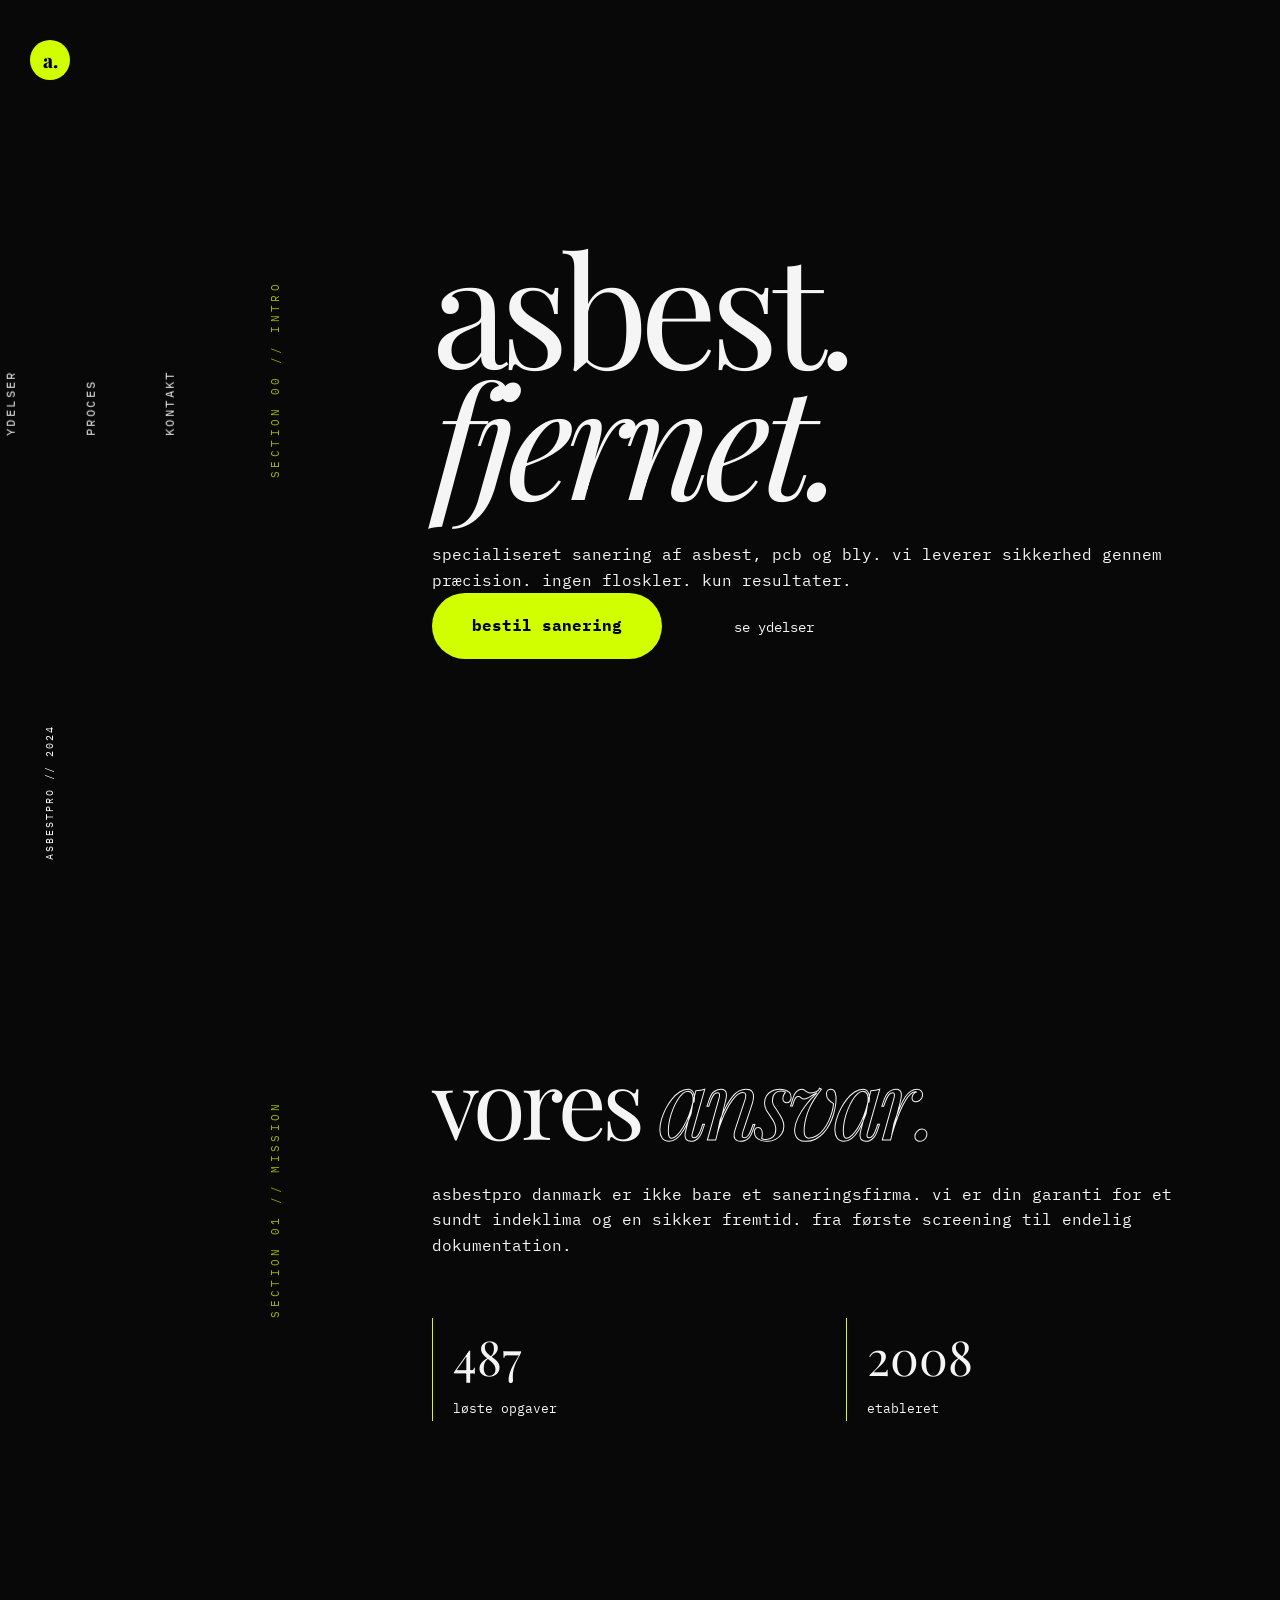
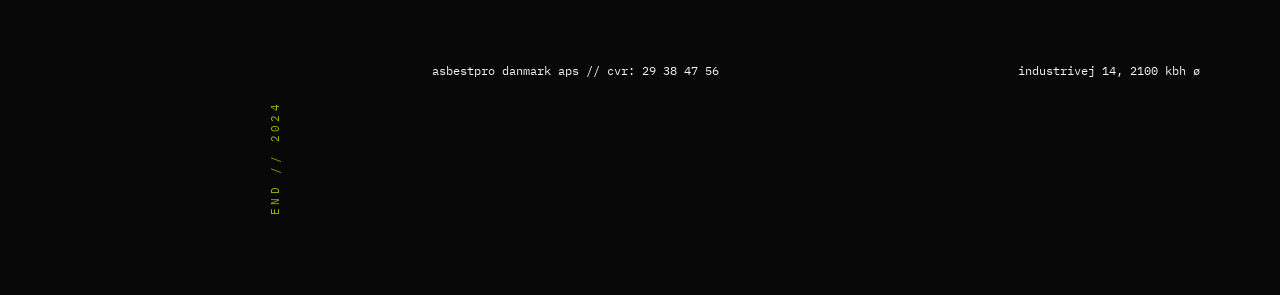
<file: index.html>
<!DOCTYPE html>
<html lang="da">
<head>
  <meta charset="UTF-8">
  <meta name="viewport" content="width=device-width, initial-scale=1.0">
  <title>asbestpro danmark // sanering.</title>
  <meta name="description" content="asbest. pcb. bly. vi finder. vi fjerner. færdig.">
  <link rel="stylesheet" href="style.css">
</head>
<body>

  <div class="page-wrap">
    
    <!-- = [GLOBAL NAV] = -->
    <nav class="main-nav">
      <div class="nav-logo" style="width: 40px; height: 40px; background: var(--accent); display: grid; place-items: center; border-radius: 50%;">
        <span style="color: #000; font-family: var(--font-heading); font-size: 1.2rem; font-weight: 800;">a.</span>
      </div>
      
      <div class="nav-links">
        <a href="index.html" class="active">intro</a>
        <a href="ydelser.html">ydelser</a>
        <a href="proces.html">proces</a>
        <a href="kontakt.html">kontakt</a>
      </div>
      
      <div class="nav-social" style="font-family: var(--font-mono); font-size: 0.6rem; color: var(--text-muted); text-transform: uppercase; letter-spacing: 0.2em; writing-mode: vertical-rl; transform: rotate(180deg);">
        asbestpro // 2024
      </div>
    </nav>

    <!-- = [CONTENT] = -->
    <div class="content-wrap">
      
      <!-- = [HERO] = -->
      <section class="hero" id="home">
        <div class="container">
          <div class="running-head">SECTION 00 // INTRO</div>
          <div class="grid-content">
            <h1 class="hero-title">asbest.<br><em>fjernet.</em></h1>
            <p class="section-sub">
              specialiseret sanering af asbest, pcb og bly. 
              vi leverer sikkerhed gennem præcision. 
              ingen floskler. kun resultater.
            </p>
            <div style="display: flex; gap: var(--sp-8); align-items: center;">
              <a href="kontakt.html" class="btn-acid">bestil sanering</a>
              <a href="ydelser.html" class="btn-outline">se ydelser</a>
            </div>
          </div>
        </div>
      </section>

      <!-- = [MISSION] = -->
      <section id="mission">
        <div class="container">
          <div class="running-head">SECTION 01 // MISSION</div>
          <div class="grid-content">
            <h2 class="section-title">vores <em>ansvar.</em></h2>
            <p class="section-sub">
              asbestpro danmark er ikke bare et saneringsfirma. 
              vi er din garanti for et sundt indeklima og en sikker fremtid. 
              fra første screening til endelig dokumentation.
            </p>
            <div class="stats-grid">
              <div class="stat-item">
                <span class="stat-num">487</span>
                <span class="stat-label">løste opgaver</span>
              </div>
              <div class="stat-item">
                <span class="stat-num">2008</span>
                <span class="stat-label">etableret</span>
              </div>
            </div>
          </div>
        </div>
      </section>

      <!-- = [FOOTER] = -->
      <footer style="padding: var(--sp-16) 0; border-top: 1px solid var(--border);">
        <div class="container">
          <div class="running-head">END // 2024</div>
          <div class="grid-content" style="font-family: var(--font-mono); font-size: 0.75rem; color: var(--text-muted); display: flex; justify-content: space-between;">
            <div>asbestpro danmark aps // cvr: 29 38 47 56</div>
            <div>industrivej 14, 2100 kbh ø</div>
          </div>
        </div>
      </footer>

    </div> <!-- end content-wrap -->
  </div> <!-- end page-wrap -->

</body>
</html>
</file>
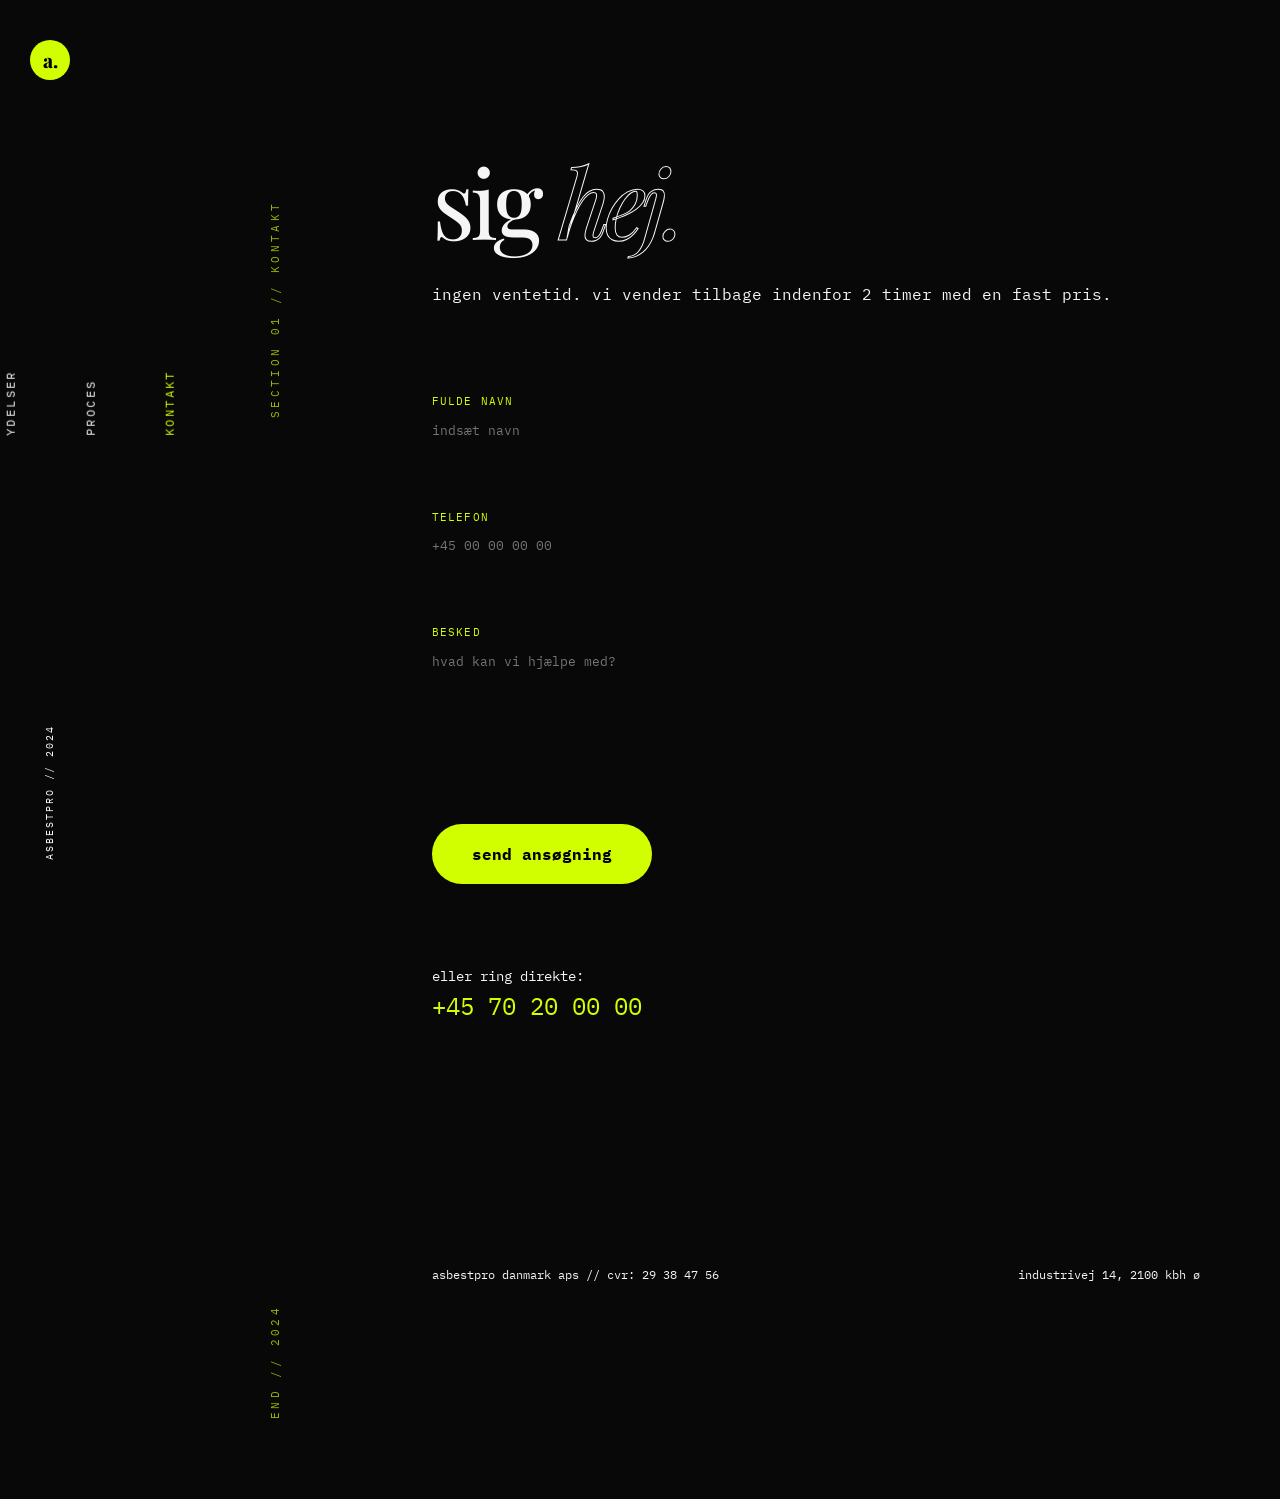
<file: kontakt.html>
<!DOCTYPE html>
<html lang="da">
<head>
  <meta charset="UTF-8">
  <meta name="viewport" content="width=device-width, initial-scale=1.0">
  <title>kontakt // asbestpro danmark.</title>
  <link rel="stylesheet" href="style.css">
</head>
<body>

  <div class="page-wrap">
    
    <nav class="main-nav">
      <div class="nav-logo" style="width: 40px; height: 40px; background: var(--accent); display: grid; place-items: center; border-radius: 50%;">
        <span style="color: #000; font-family: var(--font-heading); font-size: 1.2rem; font-weight: 800;">a.</span>
      </div>
      
      <div class="nav-links">
        <a href="index.html">intro</a>
        <a href="ydelser.html">ydelser</a>
        <a href="proces.html">proces</a>
        <a href="kontakt.html" class="active">kontakt</a>
      </div>
      
      <div class="nav-social" style="font-family: var(--font-mono); font-size: 0.6rem; color: var(--text-muted); text-transform: uppercase; letter-spacing: 0.2em; writing-mode: vertical-rl; transform: rotate(180deg);">
        asbestpro // 2024
      </div>
    </nav>

    <div class="content-wrap">
      
      <section>
        <div class="container">
          <div class="running-head">SECTION 01 // KONTAKT</div>
          <div class="grid-content">
            <h1 class="section-title">sig <em>hej.</em></h1>
            <p class="section-sub">
              ingen ventetid. vi vender tilbage indenfor 2 timer med en fast pris.
            </p>
            
            <div style="margin-top: var(--sp-16); max-width: 600px;">
              <form id="contact-form" style="display: flex; flex-direction: column; gap: var(--sp-8);">
                <div style="border-bottom: 1px solid var(--border); padding-bottom: 1rem;">
                  <label style="font-family: var(--font-mono); font-size: 0.7rem; color: var(--accent); text-transform: uppercase; letter-spacing: 0.1em;">fulde navn</label>
                  <input type="text" placeholder="indsæt navn" style="width: 100%; background: transparent; border: none; color: var(--text); padding: 0.5rem 0; font-family: var(--font-mono); outline: none;">
                </div>
                <div style="border-bottom: 1px solid var(--border); padding-bottom: 1rem;">
                  <label style="font-family: var(--font-mono); font-size: 0.7rem; color: var(--accent); text-transform: uppercase; letter-spacing: 0.1em;">telefon</label>
                  <input type="tel" placeholder="+45 00 00 00 00" style="width: 100%; background: transparent; border: none; color: var(--text); padding: 0.5rem 0; font-family: var(--font-mono); outline: none;">
                </div>
                <div style="border-bottom: 1px solid var(--border); padding-bottom: 1rem;">
                  <label style="font-family: var(--font-mono); font-size: 0.7rem; color: var(--accent); text-transform: uppercase; letter-spacing: 0.1em;">besked</label>
                  <textarea placeholder="hvad kan vi hjælpe med?" style="width: 100%; background: transparent; border: none; color: var(--text); padding: 0.5rem 0; font-family: var(--font-mono); outline: none; min-height: 100px; resize: none;"></textarea>
                </div>
                <button type="submit" class="btn-acid" style="border: none; cursor: pointer; align-self: flex-start; margin-top: 1rem;">send ansøgning</button>
              </form>
            </div>
            
            <div style="margin-top: var(--sp-16); font-family: var(--font-mono); font-size: 0.9rem; color: var(--text-muted);">
              eller ring direkte:<br>
              <a href="tel:+4570200000" style="color: var(--accent); text-decoration: none; font-size: 1.5rem;">+45 70 20 00 00</a>
            </div>
          </div>
        </div>
      </section>

      <footer style="padding: var(--sp-16) 0; border-top: 1px solid var(--border);">
        <div class="container">
          <div class="running-head">END // 2024</div>
          <div class="grid-content" style="font-family: var(--font-mono); font-size: 0.75rem; color: var(--text-muted); display: flex; justify-content: space-between;">
            <div>asbestpro danmark aps // cvr: 29 38 47 56</div>
            <div>industrivej 14, 2100 kbh ø</div>
          </div>
        </div>
      </footer>

    </div>
  </div>

</body>
</html>
</file>
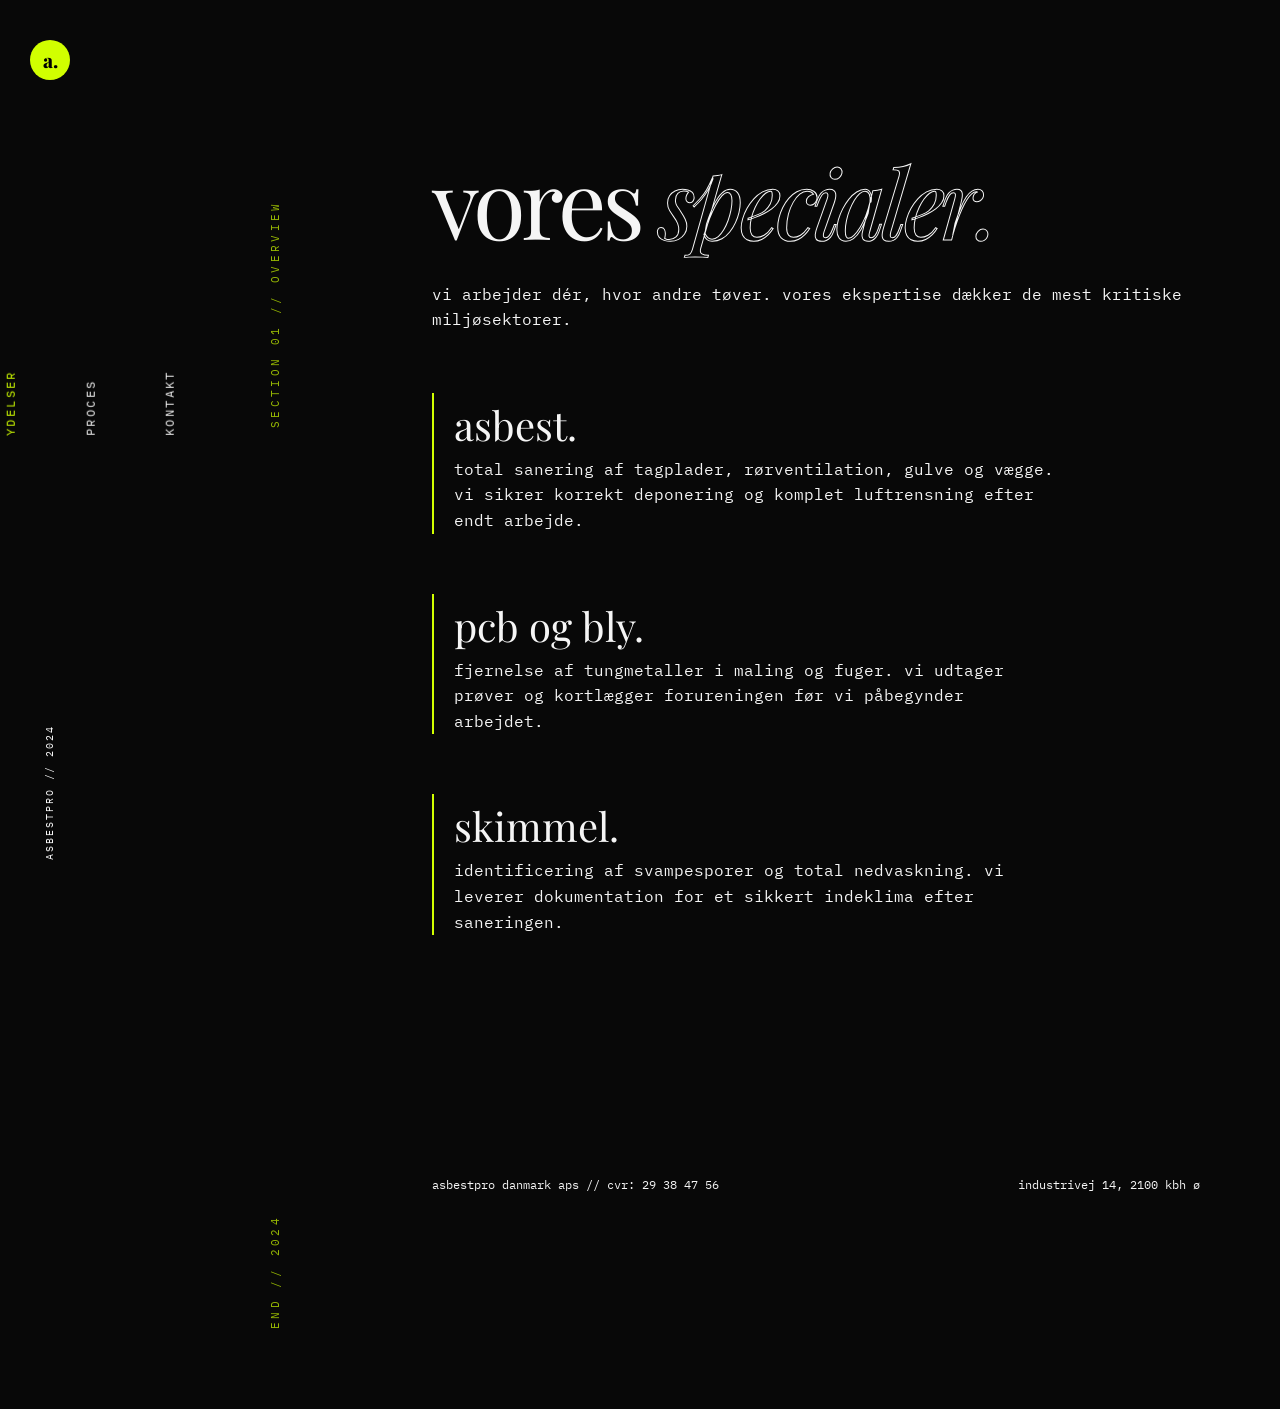
<file: ydelser.html>
<!DOCTYPE html>
<html lang="da">
<head>
  <meta charset="UTF-8">
  <meta name="viewport" content="width=device-width, initial-scale=1.0">
  <title>ydelser // asbestpro danmark.</title>
  <link rel="stylesheet" href="style.css">
</head>
<body>

  <div class="page-wrap">
    
    <nav class="main-nav">
      <div class="nav-logo" style="width: 40px; height: 40px; background: var(--accent); display: grid; place-items: center; border-radius: 50%;">
        <span style="color: #000; font-family: var(--font-heading); font-size: 1.2rem; font-weight: 800;">a.</span>
      </div>
      
      <div class="nav-links">
        <a href="index.html">intro</a>
        <a href="ydelser.html" class="active">ydelser</a>
        <a href="proces.html">proces</a>
        <a href="kontakt.html">kontakt</a>
      </div>
      
      <div class="nav-social" style="font-family: var(--font-mono); font-size: 0.6rem; color: var(--text-muted); text-transform: uppercase; letter-spacing: 0.2em; writing-mode: vertical-rl; transform: rotate(180deg);">
        asbestpro // 2024
      </div>
    </nav>

    <div class="content-wrap">
      
      <section>
        <div class="container">
          <div class="running-head">SECTION 01 // OVERVIEW</div>
          <div class="grid-content">
            <h1 class="section-title">vores <em>specialer.</em></h1>
            <p class="section-sub">
              vi arbejder dér, hvor andre tøver. 
              vores ekspertise dækker de mest kritiske miljøsektorer.
            </p>
            
            <div class="stats-grid" style="grid-template-columns: 1fr; gap: var(--sp-12);">
              <div class="stat-item" style="border-left: 2px solid var(--accent);">
                <span class="stat-num" style="font-size: 2.5rem;">asbest.</span>
                <p style="max-width: 600px; color: var(--text-muted);">
                  total sanering af tagplader, rørventilation, gulve og vægge. 
                  vi sikrer korrekt deponering og komplet luftrensning efter endt arbejde.
                </p>
              </div>
              <div class="stat-item" style="border-left: 2px solid var(--accent);">
                <span class="stat-num" style="font-size: 2.5rem;">pcb og bly.</span>
                <p style="max-width: 600px; color: var(--text-muted);">
                  fjernelse af tungmetaller i maling og fuger. 
                  vi udtager prøver og kortlægger forureningen før vi påbegynder arbejdet.
                </p>
              </div>
              <div class="stat-item" style="border-left: 2px solid var(--accent);">
                <span class="stat-num" style="font-size: 2.5rem;">skimmel.</span>
                <p style="max-width: 600px; color: var(--text-muted);">
                  identificering af svampesporer og total nedvaskning. 
                  vi leverer dokumentation for et sikkert indeklima efter saneringen.
                </p>
              </div>
            </div>
          </div>
        </div>
      </section>

      <footer style="padding: var(--sp-16) 0; border-top: 1px solid var(--border);">
        <div class="container">
          <div class="running-head">END // 2024</div>
          <div class="grid-content" style="font-family: var(--font-mono); font-size: 0.75rem; color: var(--text-muted); display: flex; justify-content: space-between;">
            <div>asbestpro danmark aps // cvr: 29 38 47 56</div>
            <div>industrivej 14, 2100 kbh ø</div>
          </div>
        </div>
      </footer>

    </div>
  </div>

</body>
</html>
</file>
<file: style.css>
@import url('https://fonts.googleapis.com/css2?family=Playfair+Display:ital,wght@0,400..900;1,400..900&family=IBM+Plex+Mono:wght@300;400;500;600&display=swap');

/* ---- CSS CUSTOM PROPERTIES (STEALTH MODE) ---- */
:root {
  /* Palette: High-Chroma Noir */
  --noir-bg:    #080808;
  --noir-text:  #F5F5F5;
  --acid:       #D1FF00; /* Acid Lime */
  
  --bg:         var(--noir-bg);
  --text:       var(--noir-text);
  --accent:     var(--acid);

  /* Spacing scale */
  --sp-4: 1.25rem;   --sp-8: 2.5rem;
  --sp-12: 3.75rem;  --sp-16: 5rem;
  --sp-20: 6.25rem;  --sp-24: 7.5rem;
  --sp-32: 10rem;

  /* Typography */
  --font-serif:   'Playfair Display', serif;
  --font-mono:    'IBM Plex Mono', monospace;
  --font-body:    var(--font-mono);
  --font-heading: var(--font-serif);

  /* Radius: 0px or 40px only */
  --radius-pill: 40px;

  /* Transitions */
  --tr-med:    400ms cubic-bezier(.19,1,.22,1);
}

/* ---- GLOBAL LAYOUT ---- */
.page-wrap {
  display: flex;
  min-height: 100vh;
}

.main-nav {
  width: 100px;
  height: 100vh;
  position: fixed;
  left: 0;
  top: 0;
  border-right: 1px solid var(--border);
  display: flex;
  flex-direction: column;
  align-items: center;
  justify-content: space-between;
  padding: var(--sp-8) 0;
  z-index: 1000;
  background: var(--bg);
}

.nav-links {
  display: flex;
  flex-direction: column;
  gap: var(--sp-12);
  writing-mode: vertical-rl;
  transform: rotate(180deg);
}

.nav-links a {
  font-family: var(--font-mono);
  font-size: 0.75rem;
  letter-spacing: 0.2em;
  text-transform: uppercase;
  text-decoration: none;
  color: var(--text-muted);
  transition: color var(--tr-med);
}
.nav-links a:hover, .nav-links a.active { color: var(--accent); }

.content-wrap {
  flex: 1;
  margin-left: 100px;
}

/* ---- RESET & BASE ---- */
*, *::before, *::after { box-sizing: border-box; margin: 0; padding: 0; }
html { scroll-behavior: smooth; font-size: 16px; background: var(--bg); }
body {
  font-family: var(--font-body);
  color: var(--text);
  background: var(--bg);
  line-height: 1.6;
  -webkit-font-smoothing: antialiased;
  overflow-x: hidden;
}

/* ---- ASYMMETRIC GRID (5-COL) ---- */
.container {
  max-width: 1600px;
  margin: 0 auto;
  padding: 0 var(--sp-16);
  display: grid;
  grid-template-columns: 1fr 4fr;
  gap: var(--sp-12);
}

.running-head {
  grid-column: 1;
  font-family: var(--font-mono);
  font-size: 0.7rem;
  letter-spacing: 0.3em;
  text-transform: uppercase;
  color: var(--accent);
  writing-mode: vertical-rl;
  transform: rotate(180deg);
  display: flex;
  align-items: center;
  justify-content: flex-end;
  height: 100%;
  padding-bottom: var(--sp-8);
  opacity: 0.7;
}

.grid-content {
  grid-column: 2;
}

/* ---- TYPOGRAPHY ---- */
h1, h2, h3 { 
  font-family: var(--font-heading); 
  text-transform: lowercase; 
  font-weight: 400;
  line-height: 0.85;
  letter-spacing: -0.05em;
}

.hero-title {
  font-size: clamp(4rem, 12vw, 10rem);
  margin-bottom: var(--sp-8);
}

.section-title {
  font-size: clamp(3rem, 8vw, 6rem);
  margin-bottom: var(--sp-8);
}

.section-title em {
  font-style: italic;
  -webkit-text-stroke: 1px var(--text);
  color: transparent;
}

/* ---- COMPONENTS ---- */
.btn-acid {
  display: inline-flex;
  align-items: center;
  background: var(--accent);
  color: #000;
  font-family: var(--font-mono);
  font-weight: 700;
  font-size: 1rem;
  padding: 1.25rem 2.5rem;
  border-radius: 40px;
  text-decoration: none;
  text-transform: lowercase;
  transition: transform 0.2s ease;
}
.btn-acid:hover { transform: scale(1.05); }

.btn-outline {
  display: inline-flex;
  align-items: center;
  padding: 1rem 2rem;
  border: 1px solid var(--border);
  color: var(--text);
  text-decoration: none;
  font-family: var(--font-mono);
  font-size: 0.9rem;
  text-transform: lowercase;
}

/* ---- SECTIONS ---- */
section {
  padding: var(--sp-32) 0;
  border-bottom: 1px solid var(--border);
}

.hero {
  min-height: 100vh;
  display: flex;
  align-items: center;
  border-bottom: none;
}

.stats-grid {
  display: grid;
  grid-template-columns: repeat(auto-fit, minmax(200px, 1fr));
  gap: var(--sp-12);
  margin-top: var(--sp-12);
}

.stat-item {
  border-left: 1px solid var(--accent);
  padding-left: var(--sp-4);
}

.stat-num {
  font-family: var(--font-heading);
  font-size: 3rem;
  display: block;
}

.stat-label {
  font-family: var(--font-mono);
  font-size: 0.8rem;
  text-transform: lowercase;
  color: var(--text-muted);
}

/* Mobile Adjustments */
@media (max-width: 900px) {
  .container { grid-template-columns: 1fr; }
  .running-head { display: none; }
  .grid-content { grid-column: 1; }
}
</file>
